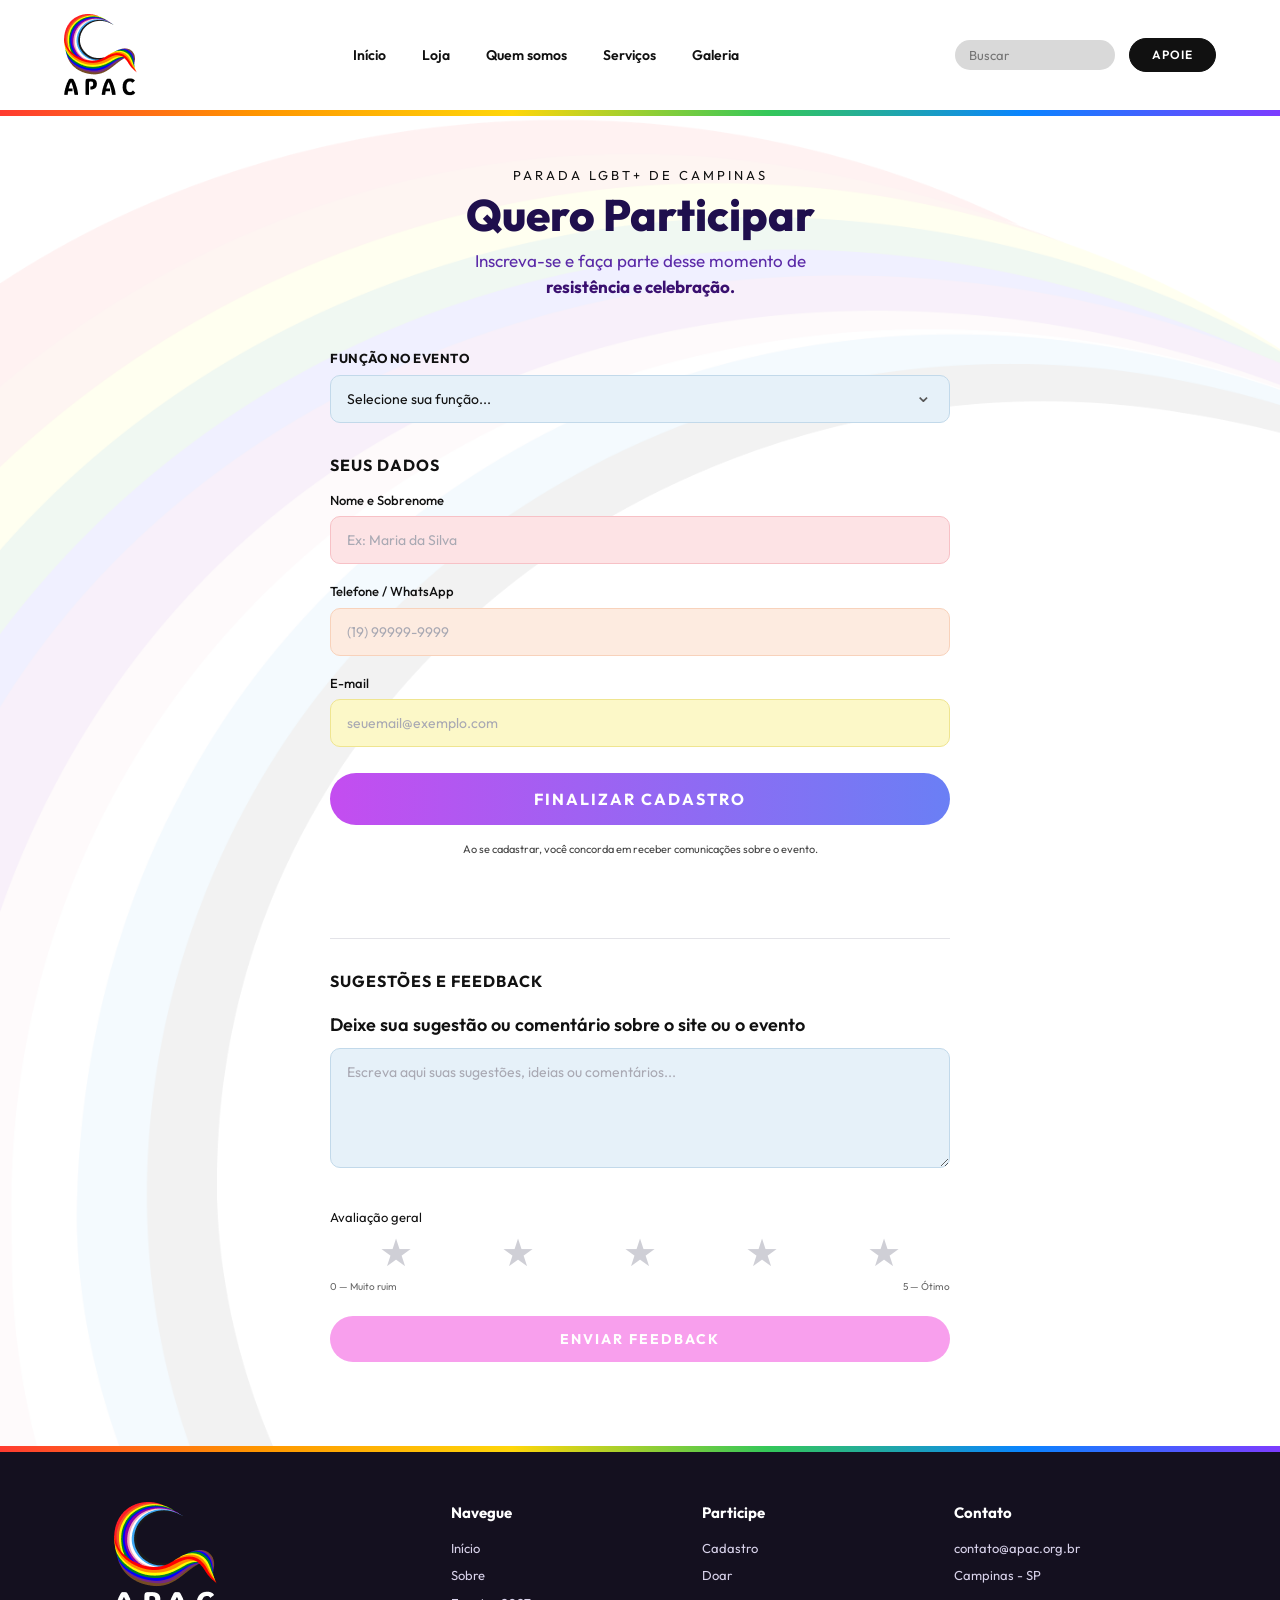
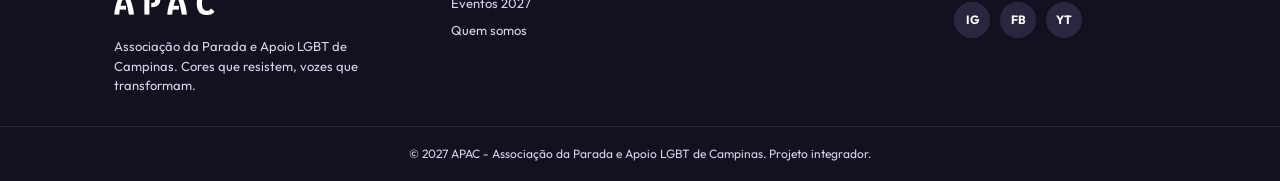
<file: participe.html>
<!DOCTYPE html>
<html lang="pt-BR">
<head>
  <meta charset="UTF-8">
  <meta name="viewport" content="width=device-width, initial-scale=1.0">
  <title>Quero Participar | APAC - Parada LGBTQIAPN+ de Campinas</title>
  <link rel="preconnect" href="https://fonts.googleapis.com">
  <link rel="preconnect" href="https://fonts.gstatic.com" crossorigin>
  <link href="https://fonts.googleapis.com/css2?family=Outfit:wght@300;400;500;600;700;800&display=swap" rel="stylesheet">
  <!-- style.css: header, footer, botões e cores (iguais ao site principal) -->
  <link rel="stylesheet" href="css/style.css">
  <!-- participe.css: só o que é específico desta página -->
  <link rel="stylesheet" href="css/participe.css">
</head>
<body>

  <!-- =====================================================
       HEADER (igual ao do site principal; os links levam ao index.html)
       ===================================================== -->
  <header class="header">
    <div class="header-conteudo">

      <a href="index.html#inicio" class="header-logo">
        <img src="img/logo_APAC.png" alt="">
      </a>

      <nav class="header-menu">
        <a href="index.html#inicio" class="header-menu-link">Início</a>
        <a href="index.html#apoie" class="header-menu-link">Loja</a>
        <a href="index.html#quem-somos" class="header-menu-link">Quem somos</a>
        <a href="index.html#rede-apoio" class="header-menu-link">Serviços</a>
        <a href="galeria.html" class="header-menu-link">Galeria</a>
      </nav>

      <div class="header-acoes">
        <input type="search" class="header-busca" placeholder="Buscar" aria-label="Buscar no site">
        <a href="index.html#apoie" class="botao botao-preto">Apoie</a>
      </div>

    </div>
    <div class="faixa-arco-iris"></div>
  </header>


  <!-- =====================================================
       MAIN (conteúdo da página)
       ===================================================== -->
  <main class="pagina-participe">

    <!-- ---------- 1. TÍTULO DA PÁGINA ---------- -->
    <section class="participe-topo">
      <p class="participe-topo-sobretitulo">PARADA LGBT+ DE CAMPINAS</p>
      <h1 class="participe-topo-titulo">Quero Participar</h1>
      <p class="participe-topo-descricao">
        Inscreva-se e faça parte desse momento de<br>
        <strong class="participe-topo-destaque">resistência e celebração.</strong>
      </p>
    </section>


    <!-- ---------- 2. FORMULÁRIO DE CADASTRO ---------- -->
    <section class="cadastro">
      <form class="cadastro-form" id="formulario-cadastro" novalidate>

        <!-- Escolha da função -->
        <div class="cadastro-grupo">
          <label class="cadastro-rotulo cadastro-rotulo-forte" for="campo-funcao">FUNÇÃO NO EVENTO</label>
          <div class="cadastro-selecao">
            <select class="cadastro-campo cadastro-campo-selecao" id="campo-funcao" name="funcao" required>
              <option value="" selected disabled>Selecione sua função...</option>
              <option value="vendedor-ambulante">Vendedor Ambulante</option>
              <option value="atracao">Atração</option>
              <option value="fotografo">Fotógrafo</option>
              <option value="videomaker">Videomaker</option>
              <option value="voluntario">Voluntário</option>
              <option value="apoiador">Apoiador</option>
              <option value="outro">Outro</option>
            </select>
            <span class="cadastro-selecao-seta">⌄</span>
          </div>
          <p class="cadastro-erro" id="erro-funcao"></p>
        </div>

        <!-- Dados da pessoa -->
        <h2 class="cadastro-subtitulo">SEUS DADOS</h2>

        <div class="cadastro-grupo">
          <label class="cadastro-rotulo" for="campo-nome">Nome e Sobrenome</label>
          <input class="cadastro-campo cadastro-campo-nome" type="text" id="campo-nome" name="nome"
                 placeholder="Ex: Maria da Silva" autocomplete="name" required>
          <p class="cadastro-erro" id="erro-nome"></p>
        </div>

        <div class="cadastro-grupo">
          <label class="cadastro-rotulo" for="campo-telefone">Telefone / WhatsApp</label>
          <input class="cadastro-campo cadastro-campo-telefone" type="tel" id="campo-telefone" name="telefone"
                 placeholder="(19) 99999-9999" autocomplete="tel" inputmode="numeric" maxlength="15" required>
          <p class="cadastro-erro" id="erro-telefone"></p>
        </div>

        <div class="cadastro-grupo">
          <label class="cadastro-rotulo" for="campo-email">E-mail</label>
          <input class="cadastro-campo cadastro-campo-email" type="email" id="campo-email" name="email"
                 placeholder="seuemail@exemplo.com" autocomplete="email" required>
          <p class="cadastro-erro" id="erro-email"></p>
        </div>

        <button type="submit" class="cadastro-botao">FINALIZAR CADASTRO</button>
        <p class="cadastro-aviso">Ao se cadastrar, você concorda em receber comunicações sobre o evento.</p>

        <!-- Mensagem que aparece depois do envio -->
        <p class="cadastro-sucesso" id="sucesso-cadastro" hidden>
          ✔ Cadastro enviado! Em breve a equipe da APAC entra em contato.
        </p>
      </form>
    </section>


    <!-- ---------- 3. SUGESTÕES E FEEDBACK ---------- -->
    <section class="feedback">
      <form class="feedback-form" id="formulario-feedback" novalidate>

        <h2 class="feedback-titulo">SUGESTÕES E FEEDBACK</h2>

        <label class="feedback-rotulo" for="campo-comentario">Deixe sua sugestão ou comentário sobre o site ou o evento</label>
        <textarea class="feedback-campo" id="campo-comentario" name="comentario" rows="4"
                  placeholder="Escreva aqui suas sugestões, ideias ou comentários..."></textarea>

        <!-- Avaliação por estrelas (de 0 a 5) -->
        <p class="feedback-avaliacao-rotulo" id="rotulo-avaliacao">Avaliação geral</p>
        <div class="feedback-estrelas" id="estrelas" role="radiogroup" aria-labelledby="rotulo-avaliacao">
          <button type="button" class="feedback-estrela" data-valor="1" aria-label="1 estrela">★</button>
          <button type="button" class="feedback-estrela" data-valor="2" aria-label="2 estrelas">★</button>
          <button type="button" class="feedback-estrela" data-valor="3" aria-label="3 estrelas">★</button>
          <button type="button" class="feedback-estrela" data-valor="4" aria-label="4 estrelas">★</button>
          <button type="button" class="feedback-estrela" data-valor="5" aria-label="5 estrelas">★</button>
        </div>
        <div class="feedback-escala">
          <span>0 — Muito ruim</span>
          <span class="feedback-nota" id="nota-escolhida" aria-live="polite"></span>
          <span>5 — Ótimo</span>
        </div>

        <button type="submit" class="feedback-botao">ENVIAR FEEDBACK</button>

        <p class="feedback-sucesso" id="sucesso-feedback" hidden>
          ✔ Obrigado! Seu feedback foi enviado.
        </p>
        <p class="cadastro-erro" id="erro-feedback"></p>
      </form>
    </section>

  </main>


  <!-- =====================================================
       FOOTER (igual ao do site principal)
       ===================================================== -->
  <footer class="footer">
    <div class="faixa-arco-iris"></div>

    <div class="footer-conteudo">

      <div class="footer-coluna footer-coluna-marca">
        <a href="index.html" class="header-logo">
          <img src="img/Logo_APAC_Letra_Branca.png" alt="">
        </a>
        <p class="footer-descricao">Associação da Parada e Apoio LGBT de Campinas. Cores que resistem, vozes que transformam.</p>
      </div>

      <div class="footer-coluna">
        <h3 class="footer-titulo">Navegue</h3>
        <a href="index.html" class="footer-link">Início</a>
        <a href="index.html#sobre" class="footer-link">Sobre</a>
        <a href="index.html#eventos" class="footer-link">Eventos 2027</a>
        <a href="index.html#quem-somos" class="footer-link">Quem somos</a>
      </div>

      <div class="footer-coluna">
        <h3 class="footer-titulo">Participe</h3>
        <a href="participe.html" class="footer-link">Cadastro</a>
        <a href="index.html#apoie" class="footer-link">Doar</a>
      </div>

      <div class="footer-coluna">
        <h3 class="footer-titulo">Contato</h3>
        <span class="footer-link">contato@apac.org.br</span>
        <span class="footer-link">Campinas - SP</span>
        <div class="footer-redes">
          <a href="#" class="footer-rede" aria-label="Instagram">IG</a>
          <a href="#" class="footer-rede" aria-label="Facebook">FB</a>
          <a href="#" class="footer-rede" aria-label="YouTube">YT</a>
        </div>
      </div>

    </div>

    <p class="footer-copyright">© 2027 APAC - Associação da Parada e Apoio LGBT de Campinas. Projeto integrador.</p>
  </footer>

  <script src="js/participe.js"></script>
</body>
</html>
</file>
<file: css/style.css>
/* =========================================================
   PROJETO INTEGRADOR - APAC | Parada LGBTQIAPN+ de Campinas
   Organização deste arquivo:
   1. Variáveis e reset
   2. Itens reutilizáveis (botões, títulos, faixas, cartões)
   3. HEADER
   4. MAIN (uma seção por vez, na ordem da página)
   5. FOOTER
   6. Responsivo (celular e tablet)
   ========================================================= */


/* ---------- 1. VARIÁVEIS E RESET ---------- */
:root {
  --cor-vermelho: #e8384f;
  --cor-laranja: #f08a24;
  --cor-amarelo: #f7c62f;
  --cor-verde: #3fb56b;
  --cor-azul: #2f6fe0;
  --cor-roxo: #8a2be2;
  --cor-rosa: #ee3f9a;
  --cor-preto: #111111;
  --cor-branco: #ffffff;
  --cor-fundo-claro: #ddeefc;

  --arco-iris: linear-gradient(90deg, #ff3b30, #ff9500, #ffd60a, #34c759, #0a84ff, #7d3cff);
  --fonte: "Outfit", Arial, sans-serif;
}

* {
  margin: 0;
  padding: 0;
  box-sizing: border-box;
}

html {
  scroll-behavior: smooth;
}

body {
  font-family: var(--fonte);
  color: var(--cor-preto);
  background: var(--cor-branco);
  line-height: 1.5;
}

a {
  color: inherit;
  text-decoration: none;
}

ul {
  list-style: none;
}


/* ---------- 2. ITENS REUTILIZÁVEIS ---------- */

/* Faixa colorida fina (separador de seções) */
.faixa-arco-iris {
  height: 6px;
  background: var(--arco-iris);
}

/* Linha colorida pequena embaixo dos títulos */
.linha-arco-iris {
  display: block;
  width: 200px;
  height: 4px;
  margin: 10px 0 0;
  border-radius: 4px;
  background: var(--arco-iris);
}

/* Versão centralizada e mais larga (usada em "Atrações") */
.linha-arco-iris-larga {
  width: 300px;
  margin: 10px auto 0;
}

/* Largura padrão das seções finais (mantém tudo alinhado) */
.secao-largura {
  max-width: 900px;
  margin: 0 auto;
}

/* Botões */
.botao {
  display: inline-block;
  padding: 10px 26px;
  border-radius: 30px;
  font-size: 13px;
  font-weight: 600;
  letter-spacing: 1px;
  text-transform: uppercase;
  border: 1px solid var(--cor-preto);
  cursor: pointer;
  transition: transform 0.2s, background 0.2s, color 0.2s;
}

.botao:hover {
  transform: translateY(-2px);
}

.botao-preto {
  background: var(--cor-preto);
  color: var(--cor-branco);
}

.botao-preto:hover {
  background: var(--cor-roxo);
  border-color: var(--cor-roxo);
}

.botao-contorno {
  background: transparent;
  color: var(--cor-preto);
}

.botao-contorno:hover {
  background: var(--cor-preto);
  color: var(--cor-branco);
}

.botao-branco {
  background: var(--cor-branco);
  color: var(--cor-preto);
  border-color: var(--cor-branco);
}

/* Títulos de seção */
.titulo-secao {
  font-size: 30px;
  font-weight: 700;
  line-height: 1.2;
}

.titulo-secao-centro {
  font-size: 30px;
  font-weight: 700;
  text-align: center;
}

.titulo-secao-simples {
  font-size: 30px;
  font-weight: 700;
  margin-bottom: 40px;
}

/* Cartões coloridos com degradê (usados em várias seções) */
.cartao-colorido {
  position: relative;
  display: flex;
  flex-direction: column;
  gap: 4px;
  padding: 22px 20px;
  border-radius: 10px;
  color: var(--cor-branco);
  overflow: hidden;
  box-shadow: 0 6px 16px rgba(0, 0, 0, 0.15);
  transition: transform 0.25s, box-shadow 0.25s;
}

.cartao-colorido:hover {
  transform: translateY(-5px);
  box-shadow: 0 12px 24px rgba(0, 0, 0, 0.25);
}

/* Brilho de vidro na parte de cima do cartão */
.cartao-colorido::before {
  content: "";
  position: absolute;
  inset: 0 0 50% 0;
  background: linear-gradient(180deg, rgba(255, 255, 255, 0.35), rgba(255, 255, 255, 0));
  pointer-events: none;
}

.cartao-colorido-icone {
  font-size: 22px;
}

.cartao-colorido-seta {
  font-size: 26px;
  line-height: 1;
}

.cartao-colorido-titulo {
  font-size: 13px;
  letter-spacing: 0.5px;
}

.cartao-colorido-texto {
  font-size: 15px;
  font-weight: 300;
}

/* Cores dos cartões (reaproveitadas em eventos e rede de apoio) */
.cartao-vermelho { background: linear-gradient(135deg, #e8384f, #f0609b); }
.cartao-laranja  { background: linear-gradient(135deg, #e9802c, #f9c72e); }
.cartao-azul     { background: linear-gradient(135deg, #2f6fe0, #4fd3d6); }
.cartao-roxo     { background: linear-gradient(135deg, #8a2be2, #ee3ff0); }
.cartao-amarelo  { background: linear-gradient(135deg, #f5a623, #ffe259); }
.cartao-verde    { background: linear-gradient(135deg, #2fb36d, #4fd1c5); }
.cartao-rosa     { background: linear-gradient(135deg, #e0358f, #f57aa8); }


/* =========================================================
   3. HEADER
   ========================================================= */
.header {
  position: sticky;
  top: 0;
  z-index: 100;
  background: var(--cor-branco);
}

.header-conteudo {
  max-width: 1200px;
  margin: 0 auto;
  padding: 14px 24px;
  display: flex;
  align-items: center;
  justify-content: space-between;
  gap: 24px;
}

.header-logo {
  display: flex;
  align-items: center;
  gap: 8px;
}

/* Símbolo do logo feito só com CSS (um "C" arco-íris) */
.header-logo-simbolo {
  width: 34px;
  height: 34px;
  border-radius: 50%;
  border: 7px solid transparent;
  border-top-color: #ff3b30;
  border-left-color: #ffd60a;
  border-bottom-color: #0a84ff;
  border-right-color: transparent;
  transform: rotate(-20deg);
}

.header-logo-texto {
  font-size: 18px;
  font-weight: 800;
  letter-spacing: 1px;
}

.header-menu {
  display: flex;
  gap: 36px;
}

.header-menu-link {
  font-size: 14px;
  font-weight: 600;
  position: relative;
  padding: 4px 0;
}

/* Sublinhado colorido que aparece ao passar o mouse */
.header-menu-link::after {
  content: "";
  position: absolute;
  left: 0;
  bottom: 0;
  width: 0;
  height: 3px;
  background: var(--arco-iris);
  transition: width 0.3s;
}

.header-menu-link:hover::after {
  width: 100%;
}

.header-acoes {
  display: flex;
  align-items: center;
  gap: 14px;
}

.header-busca {
  width: 160px;
  padding: 7px 14px;
  border: none;
  border-radius: 20px;
  background: #d9d9d9;
  font-family: var(--fonte);
  font-size: 13px;
}

.header .botao {
  padding: 7px 22px;
  font-size: 12px;
}


/* =========================================================
   4. MAIN
   ========================================================= */

/* ---------- 4.1 HERO ---------- */
.hero {
  position: relative;
  display: grid;
  grid-template-columns: 1.1fr 1fr;
  align-items: center;
  min-height: 420px;
  background: var(--cor-fundo-claro);
  overflow: hidden;
}

/* VÍDEO DE FUNDO DO HERO */
.hero-video {
  position: absolute;
  inset: 0;                 /* ocupa o hero inteiro */
  width: 100%;
  height: 100%;
  object-fit: cover;        /* preenche sem esticar o vídeo */
  z-index: 0;
}

/* Película clara por cima do vídeo (aumente o 0.55 para clarear mais) */
.hero-video-filtro {
  position: absolute;
  inset: 0;
  background: rgba(221, 238, 252, 0.55);
  z-index: 1;
}

/* Quem tem a animação reduzida no sistema vê só o fundo azul claro */
@media (prefers-reduced-motion: reduce) {
  .hero-video,
  .hero-video-filtro { display: none; }
}

/* Para usar a foto real: coloque hero.jpg dentro da pasta img.
   Enquanto a foto não existe, aparece o degradê colorido. */
.hero-imagem {
  align-self: stretch;
  min-height: 420px;
  background:
    url("../img/hero.jpg") center / cover no-repeat,
    radial-gradient(circle at 30% 40%, #ff7ab8 0%, transparent 45%),
    radial-gradient(circle at 70% 60%, #ff0aca 0%, transparent 40%),
    linear-gradient(135deg, #8a2be2, #2f6fe0);
  /* Corte curvo no lado direito da imagem */
  clip-path: ellipse(95% 100% at 0% 50%);

  position: relative;   /* ← nova */
  z-index: 2;           /* ← nova */
}

.hero-texto {
  padding: 40px 48px;
  position: relative;   /* ← nova */
  z-index: 2;           /* ← nova */
}

.hero-sobretitulo {
  font-size: 13px;
  letter-spacing: 3px;
  margin-bottom: 14px;
}

.hero-titulo {
  font-size: 54px;
  font-weight: 700;
  line-height: 1.1;
  margin-bottom: 20px;
}

/* Palavra "TAMBÉM" com texto em degradê arco-íris */
.hero-titulo-destaque {
  display: block;
  font-size: 50px;
  font-weight: 800;
  letter-spacing: 3px;
  background: var(--arco-iris);
  -webkit-background-clip: text;
  background-clip: text;
  -webkit-text-fill-color: transparent;
}

.hero-descricao {
  max-width: 420px;
  font-size: 14px;
  letter-spacing: 1px;
  margin-bottom: 26px;
}

.hero-botoes {
  display: flex;
  gap: 14px;
  flex-wrap: wrap;
}


/* ---------- 4.2 CONTADOR ---------- */
.contador {
  padding: 50px 24px;
  background:
    radial-gradient(ellipse at 90% 100%, rgba(255, 214, 10, 0.25), transparent 50%),
    var(--cor-branco);
}

.contador-caixa {
  max-width: 900px;
  margin: 0 auto;
  padding: 34px 40px 40px;
  border-radius: 24px;
  background: linear-gradient(135deg, #f2e6f0, #e6dcf5);
  box-shadow: 0 8px 24px rgba(120, 60, 180, 0.15);
}

.contador-topo {
  display: flex;
  justify-content: space-between;
  align-items: flex-start;
  gap: 20px;
  margin-bottom: 30px;
}

.contador-titulo {
  font-size: 26px;
  font-weight: 700;
}

.contador-frase {
  margin-top: 6px;
  color: #555;
}

.contador-data {
  display: flex;
  flex-direction: column;
  text-align: right;
}

.contador-data-local {
  font-size: 13px;
  color: #555;
}

.contador-numeros {
  display: flex;
  align-items: center;
  justify-content: center;
  gap: 20px;
}

.contador-bloco {
  position: relative;
  width: 120px;
  height: 100px;
  border-radius: 10px;
  display: flex;
  flex-direction: column;
  align-items: center;
  justify-content: center;
  color: var(--cor-branco);
  overflow: hidden;
  box-shadow: 0 6px 14px rgba(0, 0, 0, 0.18);
}

.contador-bloco::before {
  content: "";
  position: absolute;
  inset: 0 0 50% 0;
  background: linear-gradient(180deg, rgba(255, 255, 255, 0.35), transparent);
}

.contador-valor {
  position: relative;
  font-size: 40px;
  font-weight: 700;
  line-height: 1;
}

.contador-legenda {
  position: relative;
  font-size: 15px;
  font-weight: 500;
}

.contador-separador {
  font-size: 30px;
  font-weight: 700;
}

.contador-bloco-vermelho { background: linear-gradient(160deg, #e8384f, #f0609b); }
.contador-bloco-laranja  { background: linear-gradient(160deg, #e9802c, #f9c72e); }
.contador-bloco-azul     { background: linear-gradient(160deg, #2f6fe0, #4fd3d6); }
.contador-bloco-roxo     { background: linear-gradient(160deg, #8a2be2, #ee3ff0); }


/* ---------- 4.3 BANNER DE RESISTÊNCIA (texto sobre imagem) ---------- */
.banner-resistencia {
  position: relative;
  min-height: 260px;
  display: flex;
  align-items: center;
  /* Coloque banner.jpg em img/. O degradê escuro cobre a foto para o texto ficar legível */
  background:
    linear-gradient(90deg, rgba(0, 0, 0, 0.75), rgba(0, 0, 0, 0.25)),
    url("/img/banner_resistencia.png") center / cover no-repeat,
    linear-gradient(135deg, #1b1b2f, #5b2a86 50%, #c2185b);
  background-attachment: scroll, fixed, scroll; /* efeito parallax na foto */
}

.banner-resistencia-conteudo {
  max-width: 1200px;
  width: 100%;
  margin: 0 auto;
  padding: 40px 60px;
}

.banner-resistencia-titulo {
  font-size: 30px;
  font-weight: 600;
  color: var(--cor-branco);
  margin-bottom: 22px;
}

.banner-resistencia-destaque {
  text-decoration: underline;
  text-underline-offset: 5px;
}


/* ---------- 4.4 QUERO PARTICIPAR ---------- */
.participe {
  padding: 60px 24px;
  background:
    radial-gradient(ellipse at 0% 0%, rgba(200, 180, 255, 0.45), transparent 45%),
    var(--cor-branco);
}

.participe-caixa {
  max-width: 880px;
  margin: 0 auto;
  padding: 34px 36px 40px;
  border-radius: 20px;
  background: linear-gradient(135deg, #f3f3f3, #f7d4ff 50%, #dcd0ff);
  box-shadow: 0 8px 24px rgba(120, 60, 180, 0.15);
}

.participe-titulo {
  font-size: 26px;
  font-weight: 700;
  margin-bottom: 26px;
}

.participe-cartoes {
  display: grid;
  grid-template-columns: repeat(3, 1fr);
  gap: 16px;
}


/* ---------- 4.5 PERCURSO DOS TRIOS ---------- */
.percurso {
  max-width: 1000px;
  margin: 0 auto;
  padding: 50px 24px 80px;
}

.percurso-conteudo {
  display: grid;
  grid-template-columns: 1fr 1.1fr;
  gap: 40px;
  align-items: center;
}

.percurso-lista {
  display: flex;
  flex-direction: column;
  gap: 16px;
}

.percurso-item {
  display: flex;
  align-items: center;
  gap: 14px;
  font-size: 14px;
  letter-spacing: 1px;
}

.percurso-bolinha {
  flex-shrink: 0;
  width: 13px;
  height: 13px;
  border-radius: 50%;
}

.bolinha-vermelha { background: #ff3b30; }
.bolinha-laranja  { background: #ff9500; }
.bolinha-amarela  { background: #ffcc33; }
.bolinha-verde    { background: #6cc24a; }
.bolinha-azul     { background: #4052e0; }
.bolinha-roxa     { background: #d61ad6; }

.percurso-mapa {
  height: 240px;
  border-radius: 6px;
  display: flex;
  align-items: center;
  justify-content: center;
  background:
    repeating-linear-gradient(0deg, transparent 0 38px, #c4ccd8 38px 40px),
    repeating-linear-gradient(90deg, transparent 0 48px, #c4ccd8 48px 50px),
    #e4e8ee;
}

.percurso-mapa-texto {
  padding: 6px 14px;
  border-radius: 20px;
  background: var(--cor-branco);
  font-size: 13px;
  font-weight: 600;
}


/* ---------- 4.6 SOBRE A ASSOCIAÇÃO ---------- */
.sobre {
  position: relative;
  padding: 60px 24px 80px;
  overflow: hidden;
  background: url("/img/arco_iris_fundo.png") center / cover no-repeat;
}

/* Grade da seção: 2 colunas e 4 linhas. Cada bloco diz em qual coluna/linha fica. */
.sobre-conteudo {
  max-width: 1000px;
  margin: 0 auto;
  display: grid;
  grid-template-columns: 1fr 1fr;
  grid-template-rows: auto auto auto auto;
  column-gap: 50px;
  row-gap: 20px;
}

/* ----- posição de cada bloco ----- */
.sobre-intro      { grid-column: 1; grid-row: 1; }
.sobre-menina     { grid-column: 2; grid-row: 1 / 3; }  /* ocupa as linhas 1 e 2 */
.sobre-missao     { grid-column: 1; grid-row: 2 / 3; margin-top: 30px; }
.sobre-menino     { grid-column: 1; grid-row: 3; }
.sobre-realizamos { grid-column: 2; grid-row: 3; align-self: center; }
.sobre-botao      { grid-column: 1; grid-row: 4; justify-self: start; margin-top: 60px; }

/* ----- textos ----- */
.sobre-titulo {
  font-size: 32px;
  font-weight: 800;
  margin-bottom: 30px;
}

.sobre-subtitulo {
  font-size: 22px;
  font-weight: 700;
}

.sobre-subtitulo2 {
  font-size: 22px;
  font-weight: 700;
  margin-left: 210px;
}

.sobre-texto {
  font-size: 14px;
  margin-top: 14px;
}

.sobre-realizamos .sobre-texto {
  text-align: right;   /* texto alinhado à direita, como no Figma */
  max-width: 300px;
  margin-left: auto;
  margin-right: 0;
}

.linha-arco-iris2 {
  display: block;
  width: 200px;
  height: 4px;
  margin: 10px 0 0;
  border-radius: 4px;
  background: var(--arco-iris);
  margin-left: 210px;
}

/* ----- imagens (menina e menino) ----- */
.sobre-menina {
  position: relative;      /* a citação se posiciona em relação a este bloco */
  align-self: start;       /* o bloco tem a altura da imagem, não da grade */
}

.sobre-menina-imagem {
  width: 100%;
  max-width: 330px;
  aspect-ratio: 1 / 1;     /* proporção da área reservada (quadrada) */
  margin-left: auto;
  background: url("/img/Boneca_Nati.png") center / contain no-repeat;
}

.sobre-menino-imagem {
  width: 100%;
  max-width: 230px;
  aspect-ratio: 3 / 4;     /* proporção da área reservada (em pé) */
  margin-top: 40px;
  background: url("/img/Boneco_Vitor.png") center / contain no-repeat;
}

/* ----- caixinha de citação (por cima da menina, canto inferior esquerdo) ----- */
.sobre-citacao {
  position: absolute;
  left: 0;
  bottom: 20px;
  max-width: 190px;
  padding: 12px 14px;
  border-radius: 8px;
  font-size: 11px;
  color: var(--cor-branco);
  background: linear-gradient(135deg, rgba(47, 111, 224, 0.92), rgba(110, 200, 255, 0.92));
  box-shadow: 0 6px 16px rgba(0, 0, 0, 0.2);
  display: flex;
  flex-direction: column;
  gap: 4px;
}


/* ---------- 4.7 EVENTOS 2027 ---------- */
.eventos {
  padding: 60px 24px 40px;
}

.eventos-caixa {
  margin-top: 40px;
  padding: 26px;
  border-radius: 16px;
  background: linear-gradient(135deg, #f1f1f1, #f7dcff);
  display: grid;
  grid-template-columns: repeat(3, 1fr);
  gap: 20px;
}

/* Cada evento tem 2 partes: a data (painel mais claro) e o nome */
.evento-cartao {
  display: grid;
  grid-template-columns: 1fr 1.3fr;
  align-items: center;
  min-height: 125px;
  border-radius: 6px;
  color: var(--cor-branco);
  overflow: hidden;
  box-shadow: 0 6px 14px rgba(0, 0, 0, 0.15);
  transition: transform 0.25s;
}

.evento-cartao:hover {
  transform: scale(1.04);
}

.evento-data {
  display: flex;
  flex-direction: column;
  justify-content: center;
  align-self: stretch;
  padding-left: 18px;
  font-size: 30px;
  line-height: 1.1;
  background: rgba(255, 255, 255, 0.22);
}

.evento-nome {
  padding: 0 12px;
  font-size: 11px;
  font-weight: 700;
  text-transform: uppercase;
}


/* ---------- 4.8 REDE DE APOIO ---------- */
.rede-apoio {
  padding: 50px 24px 60px;
  background: radial-gradient(ellipse at 10% 10%, rgba(255, 230, 150, 0.25), transparent 45%);
}

.rede-apoio-caixa {
  margin-top: 40px;
  padding: 26px 26px 34px;
  border-radius: 20px;
  background: linear-gradient(135deg, #f1f1f1, #f8caff 50%, #dcc8ff);
}

.rede-apoio-intro {
  max-width: 560px;
  margin-bottom: 24px;
  font-size: 15px;
  font-weight: 600;
  letter-spacing: 3px;
  color: #3a1070;
}

.rede-apoio-cartoes {
  display: grid;
  grid-template-columns: repeat(3, 1fr);
  gap: 44px 18px;
}

/* A seta fica mais para o centro do cartão, como no Figma */
.rede-apoio-cartoes .cartao-colorido-seta {
  padding-left: 44px;
  margin-bottom: 4px;
}


/* ---------- 4.9 QUEM SOMOS ---------- */
.quem-somos {
  padding: 40px 24px 60px;
}

.quem-somos-caixa {
  margin-top: 40px;
  padding: 34px 34px 28px;
  border-radius: 18px;
  background: linear-gradient(135deg, #f1f1f1, #f7d8ff 55%, #e6d8ff);
  display: grid;
  grid-template-columns: 210px 1fr;
  gap: 26px 34px;
  align-items: start;
}

/* Foto com 3 molduras coloridas atrás (efeito de camadas) */
.quem-somos-foto {
  position: relative;
  margin-left: 30px;
}

.quem-somos-moldura {
  position: absolute;
  top: 0;
  width: 100%;
  height: 100%;
  border-radius: 6px;
}

.moldura-azul     { background: #2f6fe0; transform: translate(-30px, -8px); }
.moldura-laranja  { background: #e9902c; transform: translate(-20px, -6px); }
.moldura-vermelha { background: #ee4a6a; transform: translate(-10px, -3px); }

.quem-somos-foto-imagem {
  position: relative;
  height: 200px;
  border-radius: 10px;
  border: 3px solid var(--cor-branco);
  background:
    url("/img/Foto\ de\ Douglas\ Holanda\ 2.png") center / cover no-repeat,
    linear-gradient(160deg, #8a2be2, #ee3f9a);
}

.quem-somos-foto-legenda {
  position: relative;
  display: flex;
  flex-direction: column;
  margin-top: 6px;
  text-align: center;
  font-size: 9px;
  letter-spacing: 1px;
}

.quem-somos-foto-legenda strong {
  font-size: 11px;
}

.quem-somos-texto {
  display: flex;
  flex-direction: column;
  gap: 8px;
  font-size: 13px;
  letter-spacing: 2px;
  text-align: justify;
}

.quem-somos-links {
  grid-column: 1 / -1;
  display: flex;
  flex-direction: column;
  gap: 6px;
  font-size: 10px;
  letter-spacing: 1.5px;
}

.quem-somos-link {
  text-decoration: underline;
  word-break: break-all;
}

.quem-somos-link:hover {
  color: var(--cor-roxo);
}


/* ---------- 4.10 APOIE-NOS ---------- */
.apoie {
  padding: 40px 24px 20px;
}

.apoie-cartoes {
  margin-top: 30px;
  display: grid;
  grid-template-columns: repeat(3, 1fr);
  gap: 26px;
}

.apoie-cartao {
  display: flex;
  flex-direction: column;
  align-items: center;
  gap: 10px;
  padding: 8px 8px 26px;
  border-radius: 14px;
  background: var(--cor-branco);
  text-align: center;
  box-shadow: 0 4px 16px rgba(0, 0, 0, 0.18);
  transition: transform 0.25s;
}

.apoie-cartao:hover {
  transform: translateY(-6px);
}

.apoie-cartao-imagem {
  width: 100%;
  height: 140px;
  border-radius: 10px;
}

.imagem-doar         { background: url("/img/foto_doar.png") center / cover, linear-gradient(135deg, #2f6fe0, #7d3cff); }
.imagem-loja         { background: url("/img/foto_loja.png") center / cover, linear-gradient(135deg, #b9a4e0, #e9dcff); }
.imagem-voluntariado { background: url("/img/foto_voluntariado.png") center / cover, linear-gradient(135deg, #6cc24a, #ffd60a); }

.apoie-cartao-titulo {
  position: relative;
  margin-top: 6px;
  padding-bottom: 8px;
  font-size: 18px;
}

/* Mini linha arco-íris embaixo do título do cartão */
.apoie-cartao-titulo::after {
  content: "";
  position: absolute;
  left: 0;
  bottom: 0;
  width: 100%;
  height: 3px;
  border-radius: 3px;
  background: var(--arco-iris);
}

.apoie-cartao-texto {
  padding: 0 16px;
  font-size: 11px;
  letter-spacing: 2px;
  color: #333;
}


/* ---------- 4.11 APOIADORES ---------- */
.apoiadores {
  padding: 40px 24px;
}

.apoiadores-faixa {
  margin-top: 40px;
  padding: 26px 30px;
  display: flex;
  align-items: center;
  justify-content: space-between;
  gap: 16px;
  flex-wrap: wrap;
  border-radius: 12px;
  background: var(--cor-branco);
  box-shadow: 0 4px 16px rgba(0, 0, 0, 0.15);
}

.apoiador-logo {
  font-size: 18px;
  font-weight: 600;
  color: #222;
}

.apoiador-logo-espacado { letter-spacing: 6px; font-weight: 500; }
.apoiador-logo-forte    { font-weight: 800; }
.apoiador-logo-fino     { font-weight: 300; font-size: 22px; }


/* ---------- 4.12 ATRAÇÕES (rolagem horizontal destacada) ---------- */
.atracoes {
  padding: 40px 0 80px;
}

.atracoes-rolagem {
  display: flex;
  gap: 22px;
  max-width: 960px;
  margin: 40px auto 0;
  padding: 10px 24px 34px;
  overflow-x: auto;              /* cria a rolagem horizontal */
  scroll-snap-type: x mandatory; /* "gruda" cada cartão ao rolar */
  scrollbar-color: #7d3cff #ece6ff;  /* Firefox */
}

/* Barra de rolagem estreita e centralizada, com preenchimento arco-íris
   (Chrome, Edge e Safari). O margin do "track" deixa a barra mais curta. */
.atracoes-rolagem::-webkit-scrollbar {
  height: 12px;
}

.atracoes-rolagem::-webkit-scrollbar-track {
  margin: 0 120px;
  border: 2px solid #8a5cf0;
  border-radius: 10px;
  background: transparent;
}

.atracoes-rolagem::-webkit-scrollbar-thumb {
  border-radius: 10px;
  background: var(--arco-iris);
}

.atracao-cartao {
  flex: 0 0 200px;
  scroll-snap-align: start;
  display: flex;
  flex-direction: column;
  align-items: center;
  gap: 8px;
  padding: 0 0 18px;
  border-radius: 10px;
  background: var(--cor-branco);
  text-align: center;
  box-shadow: 0 4px 14px rgba(0, 0, 0, 0.18);
  overflow: hidden;
  transition: transform 0.25s;
}

.atracao-cartao:hover {
  transform: translateY(-6px);
}

.atracao-foto {
  width: 100%;
  height: 150px;
  margin-bottom: 4px;
}

.foto-1 { background: url("/img/foto_ErikaHilton.png") center / cover, linear-gradient(160deg, #ff3b30, #ff9500); }
.foto-2 { background: url("/img/foto_PriDrag.jpg") center / cover, linear-gradient(160deg, #2f6fe0, #8a2be2); }
.foto-3 { background: url("/img/foto_Lolla.jpg") center / cover, linear-gradient(160deg, #ffd60a, #34c759); }
.foto-4 { background: url("../img/atracao4.jpg") center / cover, linear-gradient(160deg, #0a84ff, #ee3f9a); }
.foto-5 { background: url("../img/atracao5.jpg") center / cover, linear-gradient(160deg, #34c759, #0a84ff); }
.foto-6 { background: url("../img/atracao6.jpg") center / cover, linear-gradient(160deg, #ee3f9a, #7d3cff); }

.atracao-nome {
  position: relative;
  padding-bottom: 6px;
  font-size: 15px;
}

.atracao-nome::after {
  content: "";
  position: absolute;
  left: 15%;
  bottom: 0;
  width: 70%;
  height: 3px;
  border-radius: 3px;
  background: var(--arco-iris);
}

.atracao-texto {
  padding: 0 16px;
  font-size: 10px;
  letter-spacing: 1.5px;
  color: #333;
}

/* ---------- 4.13 DESTAQUES (3 banners com texto por cima da foto) ---------- */
.destaque {
  display: flex;
  align-items: center;
  min-height: 600px;
  padding: 50px 6%;
  background-size: cover;
  background-position: center;
  background-repeat: no-repeat;
}

/* A caixa fica na esquerda ou na direita */
.destaque-esquerda { justify-content: flex-start; }
.destaque-direita  { justify-content: flex-end; }

/* FOTOS DE FUNDO: coloque as 3 imagens na pasta img com estes nomes.
   Enquanto elas não existem, aparece o degradê (segunda opção de cada linha). */
.destaque-parada {
  background-image:
    url("/img/destaque_parada1.png"),
    linear-gradient(135deg, #7d8fb3, #d9a98f);
}

.destaque-bandeira {
  background-image:
    url("/img/detaque_parada2.png"),
    linear-gradient(135deg, #1b1b2f, #5b2a86 55%, #c2185b);
}

.destaque-historia {
  background-image:
    url("/img/destaque_parada3.png"),
    linear-gradient(135deg, #8cb6f2, #c8dcf7 60%, #f7c6a0);
}

/* Caixa de vidro (efeito "glass"): branco translúcido + desfoque da foto atrás */
.destaque-cartao {
  width: 100%;
  max-width: 470px;
  padding: 34px 40px 36px;
  border-radius: 30px;
  background: linear-gradient(145deg, rgba(255, 255, 255, 0.82), rgba(214, 190, 255, 0.62));
  border: 1px solid rgba(255, 255, 255, 0.55);
  -webkit-backdrop-filter: blur(10px);
  backdrop-filter: blur(10px);
  box-shadow: 0 10px 30px rgba(0, 0, 0, 0.2);
  color: var(--cor-preto);
}

/* Título com a linha arco-íris embaixo */
.destaque-titulo {
  position: relative;
  display: inline-block;
  margin-bottom: 18px;
  padding-bottom: 8px;
  font-family: var(--fonte);
  font-size: 38px;
  font-weight: 700;
  line-height: 1.1;
}

.destaque-titulo::after {
  content: "";
  position: absolute;
  left: 0;
  bottom: 0;
  width: 100%;
  height: 5px;
  border-radius: 5px;
  background: var(--arco-iris);
}

.destaque-texto {
  margin-bottom: 4px;
  font-size: 14px;
  line-height: 1.35;
}

/* Botão branco arredondado, centralizado na caixa */
.destaque-botao {
  display: block;
  width: fit-content;
  margin: 22px auto 0;
  padding: 14px 52px;
  border-radius: 40px;
  font-size: 13px;
  font-weight: 700;
  letter-spacing: 3px;
  text-transform: uppercase;
  color: var(--cor-preto);
  background: var(--cor-branco);
  box-shadow: 0 4px 12px rgba(0, 0, 0, 0.15);
  transition: transform 0.2s, background 0.2s, color 0.2s;
}

.destaque-botao:hover {
  transform: translateY(-2px);
  background: var(--cor-preto);
  color: var(--cor-branco);
}

/* Celular e tablet: a caixa ocupa a largura toda, sempre centralizada */
@media (max-width: 800px) {
  .destaque {
    min-height: 0;
    padding: 40px 16px;
    justify-content: center;
  }

  .destaque-esquerda,
  .destaque-direita { justify-content: center; }

  .destaque-cartao { padding: 26px 22px 28px; }
  .destaque-titulo { font-size: 30px; }
}

/* =========================================================
   5. FOOTER
   ========================================================= */
.footer {
  background: #14101f;
  color: #d8d2ea;
}

.footer-conteudo {
  max-width: 1100px;
  margin: 0 auto;
  padding: 50px 24px 30px;
  display: grid;
  grid-template-columns: 1.4fr 1fr 1fr 1fr;
  gap: 40px;
}

.footer-logo-texto {
  color: var(--cor-branco);
}

.footer-descricao {
  margin-top: 14px;
  font-size: 13px;
  max-width: 260px;
}

.footer-coluna {
  display: flex;
  flex-direction: column;
  gap: 8px;
}

.footer-titulo {
  margin-bottom: 6px;
  font-size: 15px;
  color: var(--cor-branco);
}

.footer-link {
  font-size: 13px;
  transition: color 0.2s;
}

a.footer-link:hover {
  color: var(--cor-amarelo);
}

.footer-redes {
  display: flex;
  gap: 10px;
  margin-top: 8px;
}

.footer-rede {
  width: 36px;
  height: 36px;
  border-radius: 50%;
  display: flex;
  align-items: center;
  justify-content: center;
  font-size: 12px;
  font-weight: 700;
  color: var(--cor-branco);
  background: #2c2540;
  transition: background 0.25s;
}

.footer-rede:hover {
  background: var(--cor-roxo);
}

.footer-copyright {
  padding: 18px 24px;
  border-top: 1px solid #2c2540;
  text-align: center;
  font-size: 12px;
}


/* =========================================================
   6. RESPONSIVO
   ========================================================= */
@media (max-width: 900px) {
  .header-menu { display: none; }
  .header-busca { display: none; }

  .hero { grid-template-columns: 1fr; }
  .hero-imagem { min-height: 280px; clip-path: none; }
  .hero-titulo { font-size: 40px; }
  .hero-titulo-destaque { font-size: 38px; }

  .contador-caixa { padding: 24px 16px; }
  .contador-topo { flex-direction: column; }
  .contador-data { text-align: left; }
  .contador-numeros { gap: 8px; }
  .contador-bloco { width: 72px; height: 80px; }
  .contador-valor { font-size: 26px; }
  .contador-legenda { font-size: 11px; }

  .participe-cartoes,
  .rede-apoio-cartoes,
  .apoie-cartoes { grid-template-columns: 1fr; }

  .eventos-caixa { grid-template-columns: repeat(2, 1fr); }

  .percurso-conteudo,
  .quem-somos-caixa { grid-template-columns: 1fr; }

  /* Sobre: no celular tudo vira uma coluna só, na ordem do HTML */
  .sobre-conteudo { grid-template-columns: 1fr; grid-template-rows: none; }
  .sobre-intro, .sobre-menina, .sobre-missao,
  .sobre-menino, .sobre-realizamos, .sobre-botao { grid-column: 1; grid-row: auto; }
  .sobre-menina-imagem { margin: 0 auto; }
  .sobre-citacao { position: static; max-width: none; margin-top: 12px; }
  .sobre-botao { margin-top: 20px; }

  .footer-conteudo { grid-template-columns: 1fr 1fr; }
}
</file>
<file: css/participe.css>
/* =========================================================
   PÁGINA "QUERO PARTICIPAR" (participe.html)
   Este arquivo vem DEPOIS do style.css, então usa as mesmas
   cores (--cor-...) e o mesmo header/footer.

   Organização:
   1. Fundo e largura da página
   2. Título da página
   3. Formulário de cadastro
   4. Sugestões e feedback (com estrelas)
   5. Responsivo
   ========================================================= */


/* ---------- 1. FUNDO E LARGURA DA PÁGINA ---------- */

/* ANÉIS DE ARCO-ÍRIS DO FUNDO
   Para usar a imagem do Figma, salve como  img/form-fundo.png.
   Enquanto ela não existir, aparecem os anéis pastel feitos só com CSS. */
.pagina-participe {
  padding: 50px 24px 80px;
  background:
    url("/img/fundo_formulario.png") center top / cover no-repeat,
    var(--cor-branco);
}


/* ---------- 2. TÍTULO DA PÁGINA ---------- */
.participe-topo {
  text-align: center;
  margin-bottom: 50px;
}

.participe-topo-sobretitulo {
  font-size: 13px;
  letter-spacing: 3px;
  margin-bottom: 4px;
}

.participe-topo-titulo {
  font-size: 44px;
  font-weight: 800;
  color: #1f0f4d;
  line-height: 1.15;
}

.participe-topo-descricao {
  margin-top: 8px;
  font-size: 17px;
  color: #5b2aa8;
}

.participe-topo-destaque {
  font-weight: 700;
  color: #3a1070;
}


/* ---------- 3. FORMULÁRIO DE CADASTRO ---------- */
.cadastro-form,
.feedback-form {
  max-width: 620px;
  margin: 0 auto;
}

.cadastro-grupo {
  margin-bottom: 18px;
}

.cadastro-rotulo {
  display: block;
  margin-bottom: 6px;
  font-size: 13px;
  font-weight: 500;
}

.cadastro-rotulo-forte {
  font-weight: 700;
  letter-spacing: 0.5px;
}

.cadastro-subtitulo {
  margin: 30px 0 14px;
  font-size: 16px;
  font-weight: 700;
  letter-spacing: 1px;
}

/* Campo base: usado pelo select e pelos 3 inputs */
.cadastro-campo {
  width: 100%;
  padding: 14px 16px;
  border: 1px solid rgba(0, 0, 0, 0.08);
  border-radius: 10px;
  font-family: var(--fonte);
  font-size: 14px;
  color: var(--cor-preto);
  opacity: 1;
  transition: border-color 0.2s, background 0.2s;
}

.cadastro-campo::placeholder {
  color: #a9a9b3;
}

.cadastro-campo:focus {
  outline: none;
  border-color: #8a5cf0;
}

/* Cada campo tem sua cor suave, como no Figma */
.cadastro-campo-selecao  { background: #e6f1f9; border-color: #c2d9ea; }
.cadastro-campo-nome     { background: #fde3e5; border-color: #f7c1c6; }
.cadastro-campo-telefone { background: #fdebe0; border-color: #f8d2bb; }
.cadastro-campo-email    { background: #fcf8c8; border-color: #efe590; }

/* Select: tira a seta padrão do navegador e usa a nossa (⌄) */
.cadastro-selecao {
  position: relative;
}

.cadastro-campo-selecao {
  appearance: none;
  -webkit-appearance: none;
  padding-right: 48px;
  cursor: pointer;
  box-shadow: none;
}

.cadastro-selecao-seta {
  position: absolute;
  right: 18px;
  top: 50%;
  transform: translateY(-65%);
  font-size: 20px;
  color: #555;
  pointer-events: none;   /* o clique "atravessa" a seta e abre o select */
}

/* Mensagem de erro (aparece só quando preenchem errado) */
.cadastro-erro {
  min-height: 0;
  margin-top: 4px;
  font-size: 12px;
  color: #c62828;
}

.cadastro-campo.com-erro {
  border-color: #c62828;
}

.cadastro-botao {
  display: block;
  width: 100%;
  margin-top: 26px;
  padding: 16px;
  border: none;
  border-radius: 30px;
  font-family: var(--fonte);
  font-size: 16px;
  font-weight: 700;
  letter-spacing: 2px;
  color: var(--cor-branco);
  background: linear-gradient(90deg, #c44df0, #6a7ff5);
  cursor: pointer;
  transition: transform 0.2s, filter 0.2s;
}

.cadastro-botao:hover {
  transform: translateY(-2px);
  filter: brightness(1.08);
}

.cadastro-aviso {
  margin-top: 16px;
  font-size: 11px;
  text-align: center;
  color: #444;
}

.cadastro-sucesso,
.feedback-sucesso {
  margin-top: 18px;
  padding: 12px 16px;
  border-radius: 10px;
  font-size: 14px;
  font-weight: 600;
  text-align: center;
  color: #1b5e20;
  background: #dff3e0;
}


/* ---------- 4. SUGESTÕES E FEEDBACK ---------- */
.feedback {
  margin-top: 80px;
}

.feedback-form {
  padding-top: 30px;
  border-top: 1px solid #e3e3e8;
}

.feedback-titulo {
  margin-bottom: 18px;
  font-size: 16px;
  font-weight: 700;
  letter-spacing: 1px;
}

.feedback-rotulo {
  display: block;
  margin-bottom: 10px;
  font-size: 18px;
  font-weight: 600;
}

.feedback-campo {
  width: 100%;
  min-height: 120px;
  padding: 14px 16px;
  border: 1px solid #c2d9ea;
  border-radius: 10px;
  font-family: var(--fonte);
  font-size: 14px;
  background: #e6f1f9;
  resize: vertical;
}

.feedback-campo::placeholder {
  color: #a9a9b3;
}

.feedback-campo:focus {
  outline: none;
  border-color: #8a5cf0;
}

.feedback-avaliacao-rotulo {
  margin-top: 34px;
  font-size: 13px;
}

/* Estrelas: ficam espalhadas pela largura do formulário */
.feedback-estrelas {
  display: flex;
  justify-content: space-between;
  padding: 7px 49px;
}

.feedback-estrela {
  border: none;
  background: none;
  font-size: 38px;
  line-height: 1;
  color: #cfcfd6;           /* cinza = apagada */
  cursor: pointer;
  transition: transform 0.15s, color 0.15s;
}

.feedback-estrela:hover {
  transform: scale(1.2);
}

/* A classe "acesa" é colocada pelo JavaScript */
.feedback-estrela.acesa {
  color: #f7b500;
}

.feedback-escala {
  display: flex;
  justify-content: space-between;
  font-size: 10px;
  color: #666;
}

.feedback-nota {
  font-size: 12px;
  font-weight: 700;
  color: #5b2aa8;
}

.feedback-botao {
  display: block;
  width: 100%;
  margin-top: 22px;
  padding: 14px;
  border: none;
  border-radius: 30px;
  font-family: var(--fonte);
  font-size: 14px;
  font-weight: 700;
  letter-spacing: 2px;
  color: var(--cor-branco);
  background: rgb(248, 159, 237);   /* rosa claro, sem degradê */
  cursor: pointer;
  transition: transform 0.2s, filter 0.2s;
}

.feedback-botao:hover {
  transform: translateY(-2px);
  filter: brightness(1.06);
}


/* ---------- 5. RESPONSIVO ---------- */
@media (max-width: 600px) {
  .pagina-participe { padding: 36px 16px 60px; }
  .participe-topo-titulo { font-size: 34px; }
  .feedback-estrelas { padding: 7px 8px; }
  .feedback-estrela { font-size: 32px; }
  .feedback-rotulo { font-size: 16px; }
}
</file>
